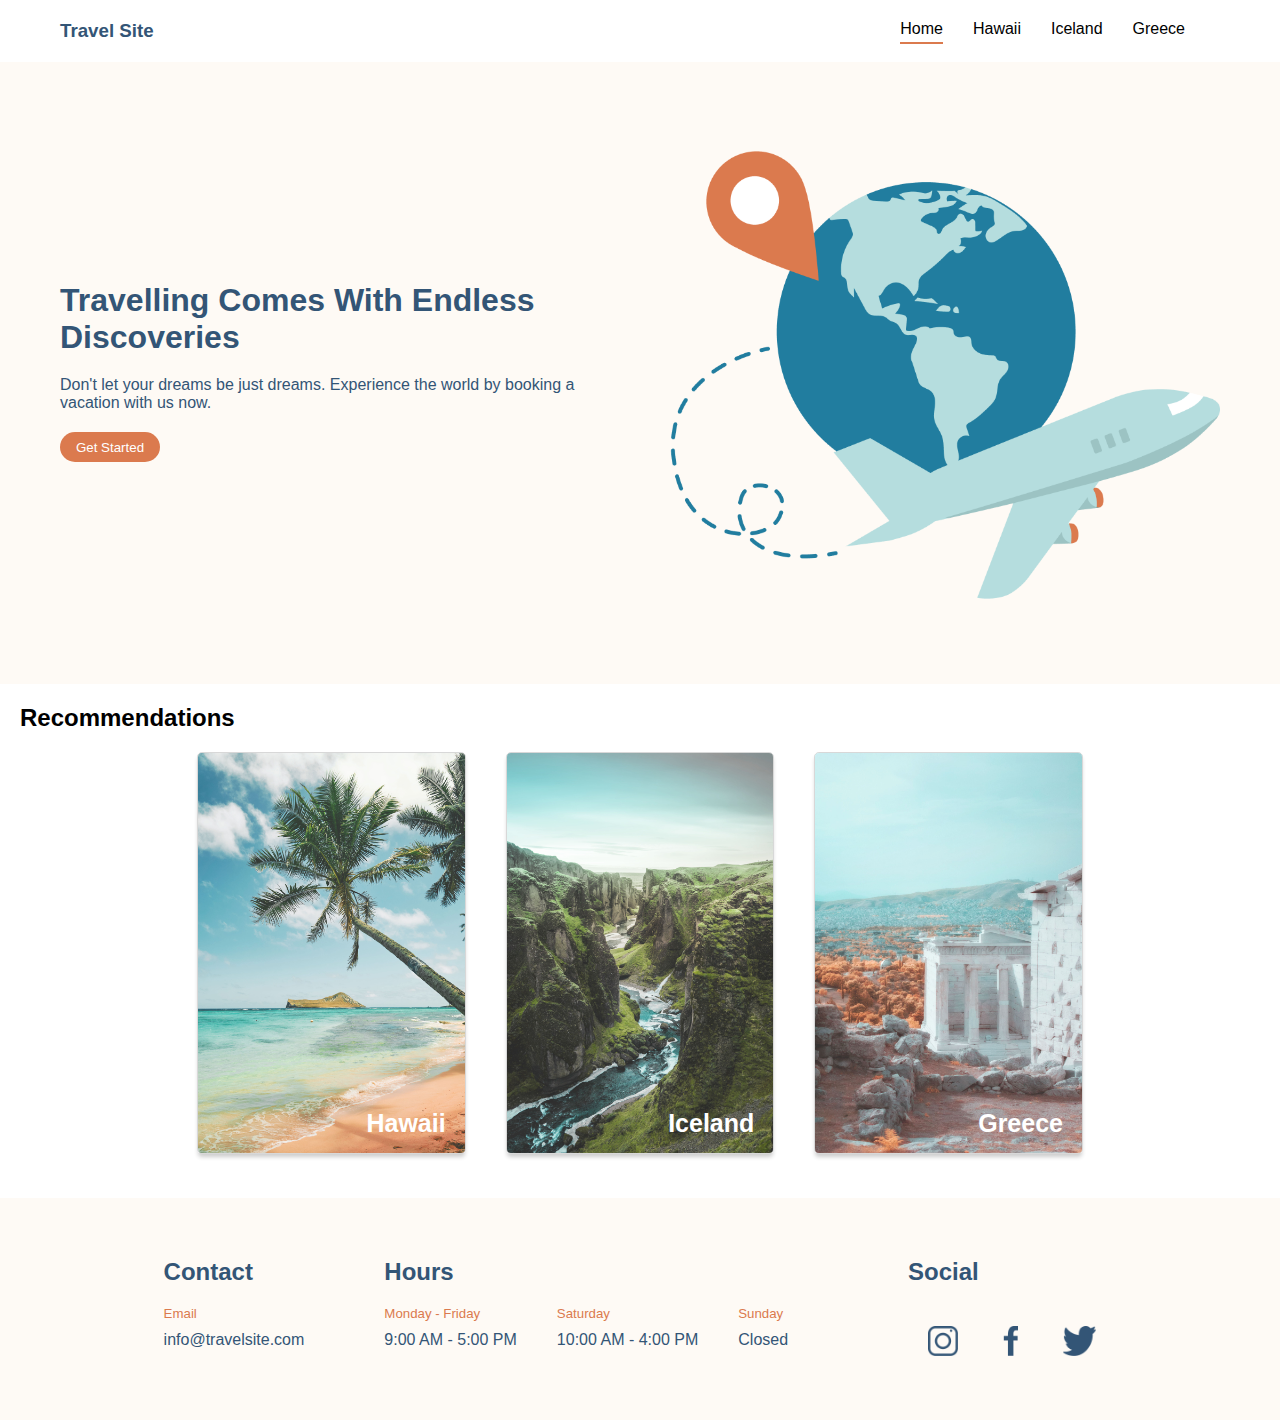
<file: index.html>
<!DOCTYPE html>
<html lang="en">
  <head>
    <meta charset="UTF-8" />
    <meta name="viewport" content="width=device-width, initial-scale=1.0" />
    <link rel="stylesheet" href="./css/main.css" />
    <link rel="stylesheet" href="./css/global.css" />

    <title>Travel Site</title>
  </head>
  <body>
    <!-- Header -->
    <header>
      <a href="./index.html">
        <h3>Travel Site</h3>
      </a>

      <nav>
        <ul>
          <li><a class="header__nav--orange" href="./index.html">Home</a></li>
          <li><a href="./pages/hawaii.html">Hawaii</a></li>
          <li><a href="./pages/iceland.html">Iceland</a></li>
          <li><a href="./pages/greece.html">Greece</a></li>
        </ul>
      </nav>
    </header>

    <!--Hero Section -->
    <section class="hero">
      <div class="hero__leftside">
        <h1>Travelling Comes With Endless Discoveries</h1>
        <p>
          Don't let your dreams be just dreams. Experience the world by booking
          a vacation with us now.
        </p>
        <a href="">
          <button class="hero__button">Get Started</button>
        </a>
      </div>
      <div class="hero__rightside">
        <img src="./assets/images/hero.png" alt="hero-world" />
      </div>
    </section>

    <!--Recommendations -->
    <section class="recommendations">
      <h2>Recommendations</h2>
      <div class="recommendations-cards">
        <div class="recommendations-cards__card">
          <a href="./pages/hawaii.html">
            <img
              class="recommendations__image--size"
              src="./assets/images/hawaii.jpg"
              alt=""
            />
            <div class="recommendations__image--text">Hawaii</div>
          </a>
        </div>
        <div class="recommendations-cards__card">
          <a href="./pages/iceland.html">
            <img
              class="recommendations__image--size"
              src="./assets/images/iceland.jpg"
              alt=""
            />
            <div class="recommendations__image--text">Iceland</div>
          </a>
        </div>

        <div class="recommendations-cards__card">
          <a href="./pages/greece.html">
            <img
              class="recommendations__image--size"
              src="./assets/images/greece.jpg"
              alt=""
            />
            <div class="recommendations__image--text">Greece</div>
          </a>
        </div>
      </div>
    </section>

    <!--Footer -->
    <footer>
      <section class="contact">
        <h2>Contact</h2>
        <div class="contact__information">
          <h5>Email</h5>
          <p>info@travelsite.com</p>
        </div>
      </section>
      <section class="hours">
        <h2>Hours</h2>
        <div class="hours__section">
          <div>
            <h5>Monday - Friday</h5>
            <p>9:00 AM - 5:00 PM</p>
          </div>
          <div>
            <h5>Saturday</h5>
            <p>10:00 AM - 4:00 PM</p>
          </div>
          <div>
            <h5>Sunday</h5>
            <p>Closed</p>
          </div>
        </div>
      </section>
      <section class="social">
        <h2>Social</h2>
        <a href="https://www.instagram.com/">
          <img
            class="icons"
            src="./assets/Icons/icon-instagram.png"
            alt="instagram"
          />
        </a>
        <a href="https://www.facebook.com/">
          <img
            class="icons"
            src="./assets/Icons/icon-facebook.png"
            alt="facebook"
          />
        </a>
        <a href="https://twitter.com/">
          <img class="icons" src="./assets/Icons/icon-twitter.png" alt="yelp" />
        </a>
      </section>
    </footer>
  </body>
</html>
</file>
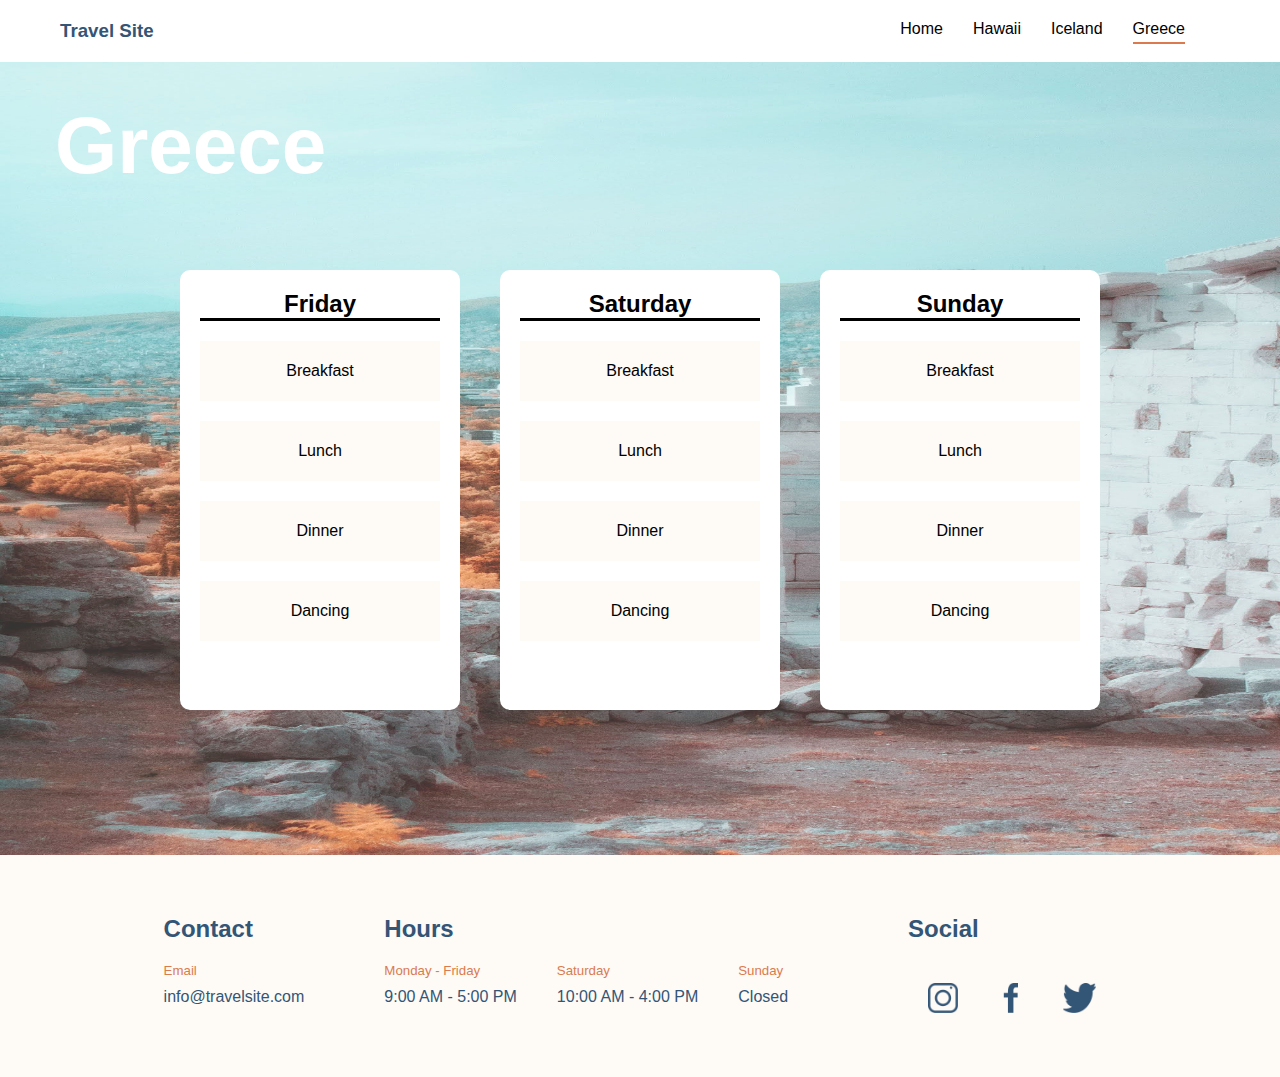
<file: pages/greece.html>
<!DOCTYPE html>
<html lang="en">
  <head>
    <meta charset="UTF-8" />
    <meta name="viewport" content="width=device-width, initial-scale=1.0" />
    <link rel="stylesheet" href="../css/destinations.css" />
    <link rel="stylesheet" href="../css/global.css" />

    <title>Greece</title>
  </head>
  <body>
    <!-- Header -->
    <header>
      <a href="../index.html">
        <h3>Travel Site</h3>
      </a>

      <nav>
        <ul>
          <li><a href="../index.html">Home</a></li>
          <li><a href="./hawaii.html">Hawaii</a></li>
          <li><a href="./iceland.html">Iceland</a></li>
          <li>
            <a class="header__nav--orange" href="./greece.html">Greece</a>
          </li>
        </ul>
      </nav>
    </header>

    <!--Destination section -->
    <section class="destination">
      <img
        class="destination__backgroundimage"
        src="../assets/images/greece.jpg"
        alt=""
      />
      <h1 class="destination__title">Greece</h1>
      <div class="destination__Itinarary">
        <div class="recommendations-cards__card">
          <h2 class="recommendations-cards__card--title">Friday</h2>
          <p class="recommendations-cards__card--item">Breakfast</p>
          <p class="recommendations-cards__card--item">Lunch</p>
          <p class="recommendations-cards__card--item">Dinner</p>
          <p class="recommendations-cards__card--item">Dancing</p>
        </div>
        <div class="recommendations-cards__card">
          <h2 class="recommendations-cards__card--title">Saturday</h2>
          <p class="recommendations-cards__card--item">Breakfast</p>
          <p class="recommendations-cards__card--item">Lunch</p>
          <p class="recommendations-cards__card--item">Dinner</p>
          <p class="recommendations-cards__card--item">Dancing</p>
        </div>
        <div class="recommendations-cards__card">
          <h2 class="recommendations-cards__card--title">Sunday</h2>
          <p class="recommendations-cards__card--item">Breakfast</p>
          <p class="recommendations-cards__card--item">Lunch</p>
          <p class="recommendations-cards__card--item">Dinner</p>
          <p class="recommendations-cards__card--item">Dancing</p>
        </div>
      </div>
    </section>

    <!--Footer -->
    <footer>
      <section class="contact">
        <h2>Contact</h2>
        <div class="contact__information">
          <h5>Email</h5>
          <p>info@travelsite.com</p>
        </div>
      </section>
      <section class="hours">
        <h2>Hours</h2>
        <div class="hours__section">
          <div>
            <h5>Monday - Friday</h5>
            <p>9:00 AM - 5:00 PM</p>
          </div>
          <div>
            <h5>Saturday</h5>
            <p>10:00 AM - 4:00 PM</p>
          </div>
          <div>
            <h5>Sunday</h5>
            <p>Closed</p>
          </div>
        </div>
      </section>
      <section class="social">
        <h2>Social</h2>
        <a href="https://www.instagram.com/">
          <img
            class="icons"
            src="../assets/Icons/icon-instagram.png"
            alt="instagram"
          />
        </a>
        <a href="https://www.facebook.com/">
          <img
            class="icons"
            src="../assets/Icons/icon-facebook.png"
            alt="facebook"
          />
        </a>
        <a href="https://twitter.com/">
          <img
            class="icons"
            src="../assets/Icons/icon-twitter.png"
            alt="yelp"
          />
        </a>
      </section>
    </footer>
  </body>
</html>
</file>
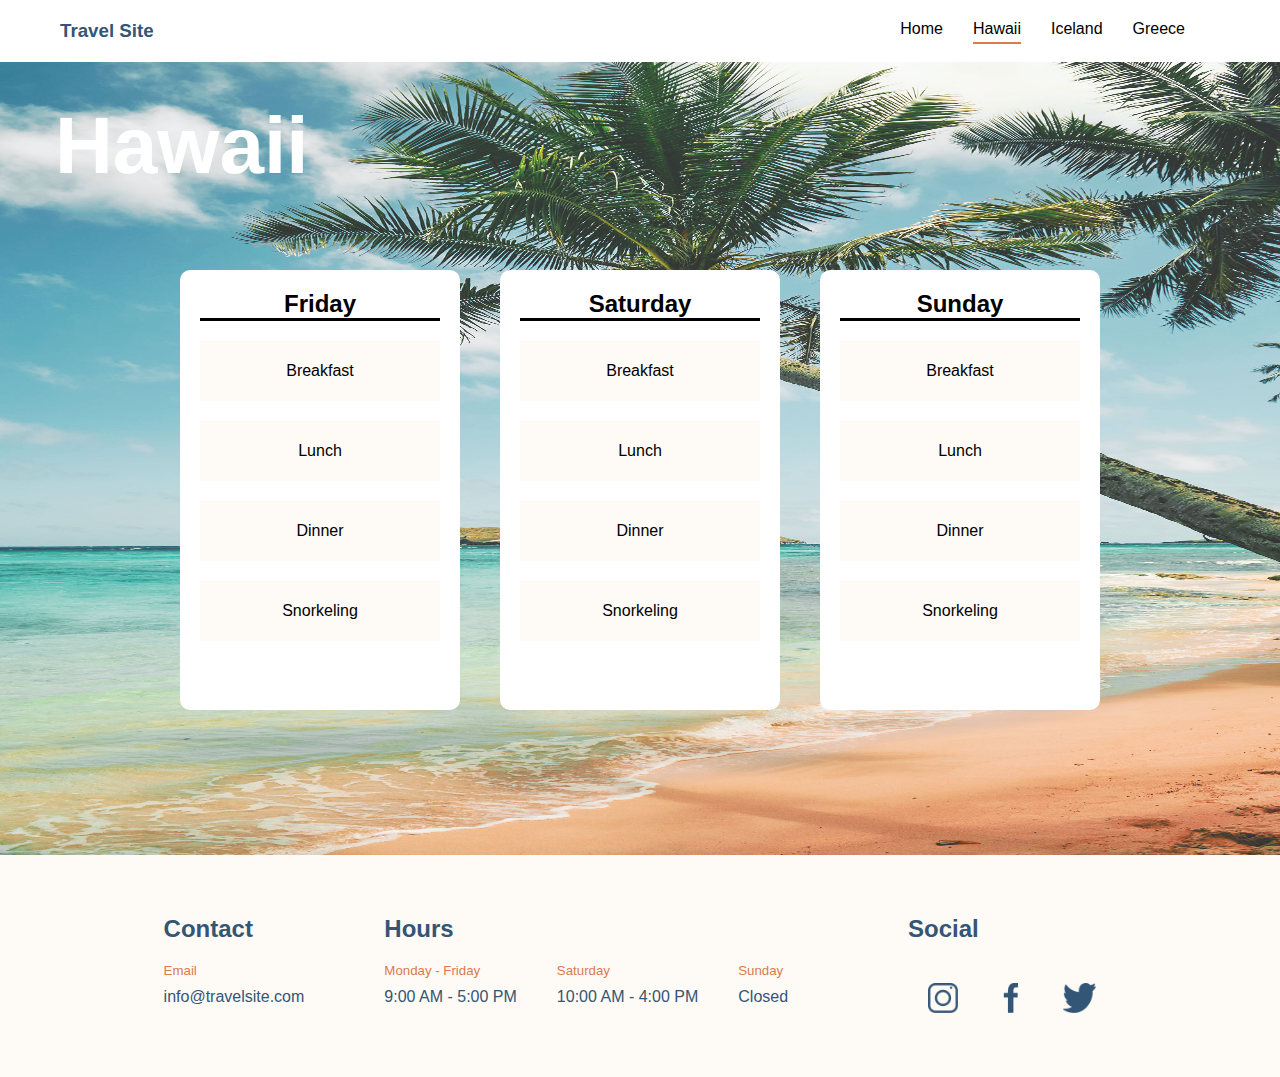
<file: pages/hawaii.html>
<!DOCTYPE html>
<html lang="en">
  <head>
    <meta charset="UTF-8" />
    <meta name="viewport" content="width=device-width, initial-scale=1.0" />
    <link rel="stylesheet" href="../css/destinations.css" />
    <link rel="stylesheet" href="../css/global.css" />

    <title>Hawaii</title>
  </head>
  <body>
    <!-- Header -->
    <header>
      <a href="../index.html">
        <h3>Travel Site</h3>
      </a>

      <nav>
        <ul>
          <li><a href="../index.html">Home</a></li>
          <li>
            <a class="header__nav--orange" href="./hawaii.html">Hawaii</a>
          </li>
          <li><a href="./iceland.html">Iceland</a></li>
          <li><a href="./greece.html">Greece</a></li>
        </ul>
      </nav>
    </header>

    <!--Destination section -->
    <section class="destination">
      <img
        class="destination__backgroundimage"
        src="../assets/images/hawaii.jpg"
        alt=""
      />
      <h1 class="destination__title">Hawaii</h1>
      <div class="destination__Itinarary">
        <div class="recommendations-cards__card">
          <h2 class="recommendations-cards__card--title">Friday</h2>
          <p class="recommendations-cards__card--item">Breakfast</p>
          <p class="recommendations-cards__card--item">Lunch</p>
          <p class="recommendations-cards__card--item">Dinner</p>
          <p class="recommendations-cards__card--item">Snorkeling</p>
        </div>
        <div class="recommendations-cards__card">
          <h2 class="recommendations-cards__card--title">Saturday</h2>
          <p class="recommendations-cards__card--item">Breakfast</p>
          <p class="recommendations-cards__card--item">Lunch</p>
          <p class="recommendations-cards__card--item">Dinner</p>
          <p class="recommendations-cards__card--item">Snorkeling</p>
        </div>
        <div class="recommendations-cards__card">
          <h2 class="recommendations-cards__card--title">Sunday</h2>
          <p class="recommendations-cards__card--item">Breakfast</p>
          <p class="recommendations-cards__card--item">Lunch</p>
          <p class="recommendations-cards__card--item">Dinner</p>
          <p class="recommendations-cards__card--item">Snorkeling</p>
        </div>
      </div>
    </section>

    <!--Footer -->
    <footer>
      <section class="contact">
        <h2>Contact</h2>
        <div class="contact__information">
          <h5>Email</h5>
          <p>info@travelsite.com</p>
        </div>
      </section>
      <section class="hours">
        <h2>Hours</h2>
        <div class="hours__section">
          <div>
            <h5>Monday - Friday</h5>
            <p>9:00 AM - 5:00 PM</p>
          </div>
          <div>
            <h5>Saturday</h5>
            <p>10:00 AM - 4:00 PM</p>
          </div>
          <div>
            <h5>Sunday</h5>
            <p>Closed</p>
          </div>
        </div>
      </section>
      <section class="social">
        <h2>Social</h2>
        <a href="https://www.instagram.com/">
          <img
            class="icons"
            src="../assets/Icons/icon-instagram.png"
            alt="instagram"
          />
        </a>
        <a href="https://www.facebook.com/">
          <img
            class="icons"
            src="../assets/Icons/icon-facebook.png"
            alt="facebook"
          />
        </a>
        <a href="https://twitter.com/">
          <img
            class="icons"
            src="../assets/Icons/icon-twitter.png"
            alt="yelp"
          />
        </a>
      </section>
    </footer>
  </body>
</html>
</file>
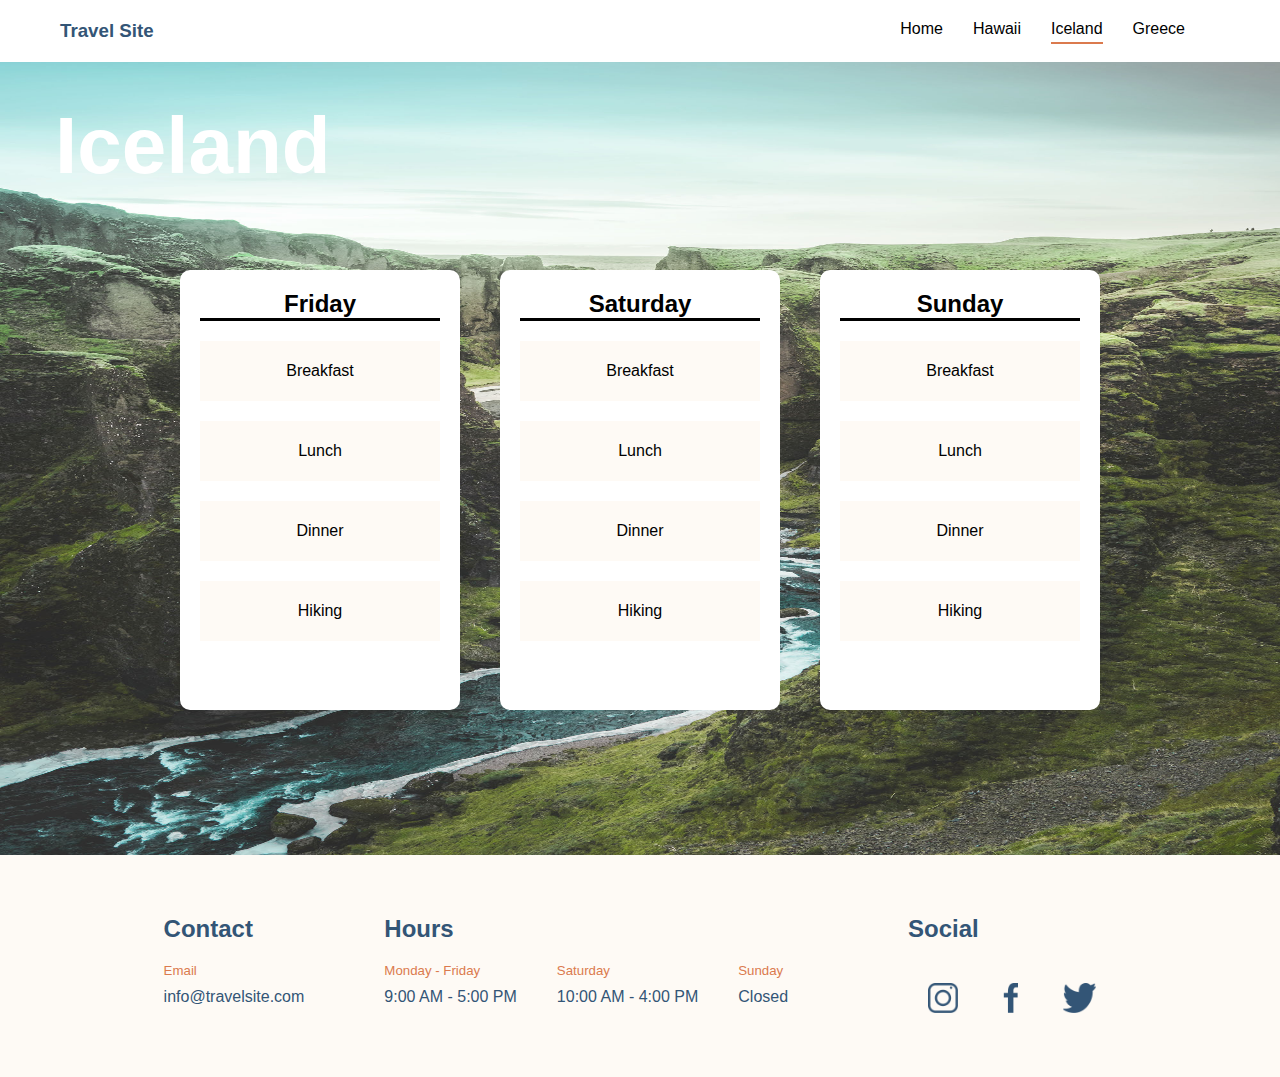
<file: pages/iceland.html>
<!DOCTYPE html>
<html lang="en">
  <head>
    <meta charset="UTF-8" />
    <meta name="viewport" content="width=device-width, initial-scale=1.0" />
    <link rel="stylesheet" href="../css/destinations.css" />
    <link rel="stylesheet" href="../css/global.css" />

    <title>Iceland</title>
  </head>
  <body>
    <!-- Header -->
    <header>
      <a href="../index.html">
        <h3>Travel Site</h3>
      </a>

      <nav>
        <ul>
          <li><a href="../index.html">Home</a></li>
          <li><a href="./hawaii.html">Hawaii</a></li>
          <li>
            <a class="header__nav--orange" href="./iceland.html">Iceland</a>
          </li>
          <li><a href="./greece.html">Greece</a></li>
        </ul>
      </nav>
    </header>

    <!--Destination section -->
    <section class="destination">
      <img
        class="destination__backgroundimage"
        src="../assets/images/iceland.jpg"
        alt=""
      />
      <h1 class="destination__title">Iceland</h1>
      <div class="destination__Itinarary">
        <div class="recommendations-cards__card">
          <h2 class="recommendations-cards__card--title">Friday</h2>
          <p class="recommendations-cards__card--item">Breakfast</p>
          <p class="recommendations-cards__card--item">Lunch</p>
          <p class="recommendations-cards__card--item">Dinner</p>
          <p class="recommendations-cards__card--item">Hiking</p>
        </div>
        <div class="recommendations-cards__card">
          <h2 class="recommendations-cards__card--title">Saturday</h2>
          <p class="recommendations-cards__card--item">Breakfast</p>
          <p class="recommendations-cards__card--item">Lunch</p>
          <p class="recommendations-cards__card--item">Dinner</p>
          <p class="recommendations-cards__card--item">Hiking</p>
        </div>
        <div class="recommendations-cards__card">
          <h2 class="recommendations-cards__card--title">Sunday</h2>
          <p class="recommendations-cards__card--item">Breakfast</p>
          <p class="recommendations-cards__card--item">Lunch</p>
          <p class="recommendations-cards__card--item">Dinner</p>
          <p class="recommendations-cards__card--item">Hiking</p>
        </div>
      </div>
    </section>
    <!--Footer -->
    <footer>
      <section class="contact">
        <h2>Contact</h2>
        <div class="contact__information">
          <h5>Email</h5>
          <p>info@travelsite.com</p>
        </div>
      </section>
      <section class="hours">
        <h2>Hours</h2>
        <div class="hours__section">
          <div>
            <h5>Monday - Friday</h5>
            <p>9:00 AM - 5:00 PM</p>
          </div>
          <div>
            <h5>Saturday</h5>
            <p>10:00 AM - 4:00 PM</p>
          </div>
          <div>
            <h5>Sunday</h5>
            <p>Closed</p>
          </div>
        </div>
      </section>
      <section class="social">
        <h2>Social</h2>
        <a href="https://www.instagram.com/">
          <img
            class="icons"
            src="../assets/Icons/icon-instagram.png"
            alt="instagram"
          />
        </a>
        <a href="https://www.facebook.com/">
          <img
            class="icons"
            src="../assets/Icons/icon-facebook.png"
            alt="facebook"
          />
        </a>
        <a href="https://twitter.com/">
          <img
            class="icons"
            src="../assets/Icons/icon-twitter.png"
            alt="yelp"
          />
        </a>
      </section>
    </footer>
  </body>
</html>
</file>
<file: css/main.css>
/* Hero Section */

.hero {
  margin-top: 60px;
  background-color: #fefaf5;
  margin-bottom: 1.25rem;
  padding: 2.5rem 1.25rem;
  display: flex;
  justify-content: space-between;
}

.hero__leftside {
  vertical-align: top;
  text-align: left;
  padding: 1.25rem;
  margin-left: 1.25rem;
  width: 50%;
  display: flex;
  justify-content: center;
  align-content: center;
  flex-direction: column;
}

.hero__leftside h1 {
  color: #335576;
  font-size: 32px;
}

.hero__Leftside-paragraph {
  width: 25%;
  text-align: left;
  margin-bottom: 1.25rem;
  color: #335576;
}

.hero__leftside p {
  color: #335576;
  margin: 1.25rem 0px;
}

.hero__button {
  background-color: #db7a4e;
  width: 100px;
  height: 1.875rem;
  border-radius: 15px;
  color: #ffffff;
  border: none;
}

.hero__rightside {
  padding: 2.5rem;
  text-align: left;
  width: 50%;
}

.hero__rightside img {
  text-align: center;
  width: 100%;
}

/* Reccomendations */

.recommendations {
  margin: 1.25rem;
}

.recommendations-cards {
  display: flex;
  justify-content: center;
}

.recommendations-cards__card {
  margin: 1.25rem;
  position: relative;
  text-align: center;
}

.recommendations__image--size {
  height: 400px;
  border: 1px solid rgba(60, 60, 60, 0.2);
  border-radius: 5px;
  box-shadow: 0 4px 4px -1px rgba(0, 0, 0, 0.2);
}

.recommendations__image--text {
  position: absolute;
  bottom: 1.25rem;
  right: 1.25rem;
  color: white;
  font-size: 25px;
  font-weight: bold;
}
</file>
<file: css/global.css>
/* Full body page */

* {
  padding: 0px;
  margin: 0px;
  font-family: Verdana, Arial, sans-serif;
}

/* All Icons */
.icons {
  height: 1.875rem;
  margin: 1.25rem;
}

/* Header Section  */
header {
  box-sizing: border-box;
  display: flex;
  justify-content: space-between;
  padding: 1.25rem;
  padding-left: 2.5rem;
  position: fixed;
  top: 0;
  width: 100%;
  background-color: #ffffff;
  z-index: 1;
}

header h3 {
  color: #335576;
  margin-left: 1.25rem;
}

header nav {
  margin-right: 3.75rem;
}

header ul {
  display: flex;
  list-style-type: none;
}

header li {
  padding: 0px 0.9375rem;
}

a:link {
  text-decoration: none;
  color: black;
}

a:active {
  color: black;
}

a:visited {
  color: #000000;
}

.header__nav--orange {
  border-bottom: 2px solid #db7a4e;
  padding-bottom: 5px;
}

/* Footer section */

footer {
  display: flex;
  justify-content: center;
  background-color: #fefaf5;
  width: 100%;
}

footer h2 {
  margin-top: 1.25rem;
  margin-bottom: 1.25rem;
  color: #335576;
}

footer h5 {
  margin-bottom: 0.625rem;
  color: #db7a4e;
  font-weight: normal;
}

footer p {
  margin-bottom: 0.625rem;
  color: #335576;
}

footer section {
  margin: 2.5rem 2.5rem;
}

.hours__section {
  display: flex;
}

.hours__section div {
  margin-right: 2.5rem;
}
</file>
<file: css/destinations.css>
.destination {
  position: relative;
  object-fit: cover;
  overflow: hidden;
  height: 95vh;
}

.destination__backgroundimage {
  width: 100%;
  max-height: 100%;
}

.destination__title {
  color: #ffffff;
  position: absolute;
  font-size: 5rem;
  top: 100px;
  left: 3.438rem;
  margin: 0;
}
.destination__Itinarary {
  display: flex;
  justify-content: center;
  position: absolute;
  top: 15.625rem;
  right: 0;
  left: 0;
  padding: 0 6.25rem;
}

.recommendations-cards__card {
  background-color: #ffffff;
  border-radius: 0.625rem;
  padding: 0.625rem;
  margin: 1.25rem;
  height: 26.25rem;
  width: 16.25rem;
  text-align: center;
}

.recommendations-cards__card--title {
  border-bottom: 3px solid black;
  margin: 0.625rem;
}

.recommendations-cards__card--item {
  background-color: #fefaf5;
  border: 1px solid #fefaf5;
  padding: 1.25rem 2.5rem;
  margin: 1.25rem 0.625rem;
}
</file>
